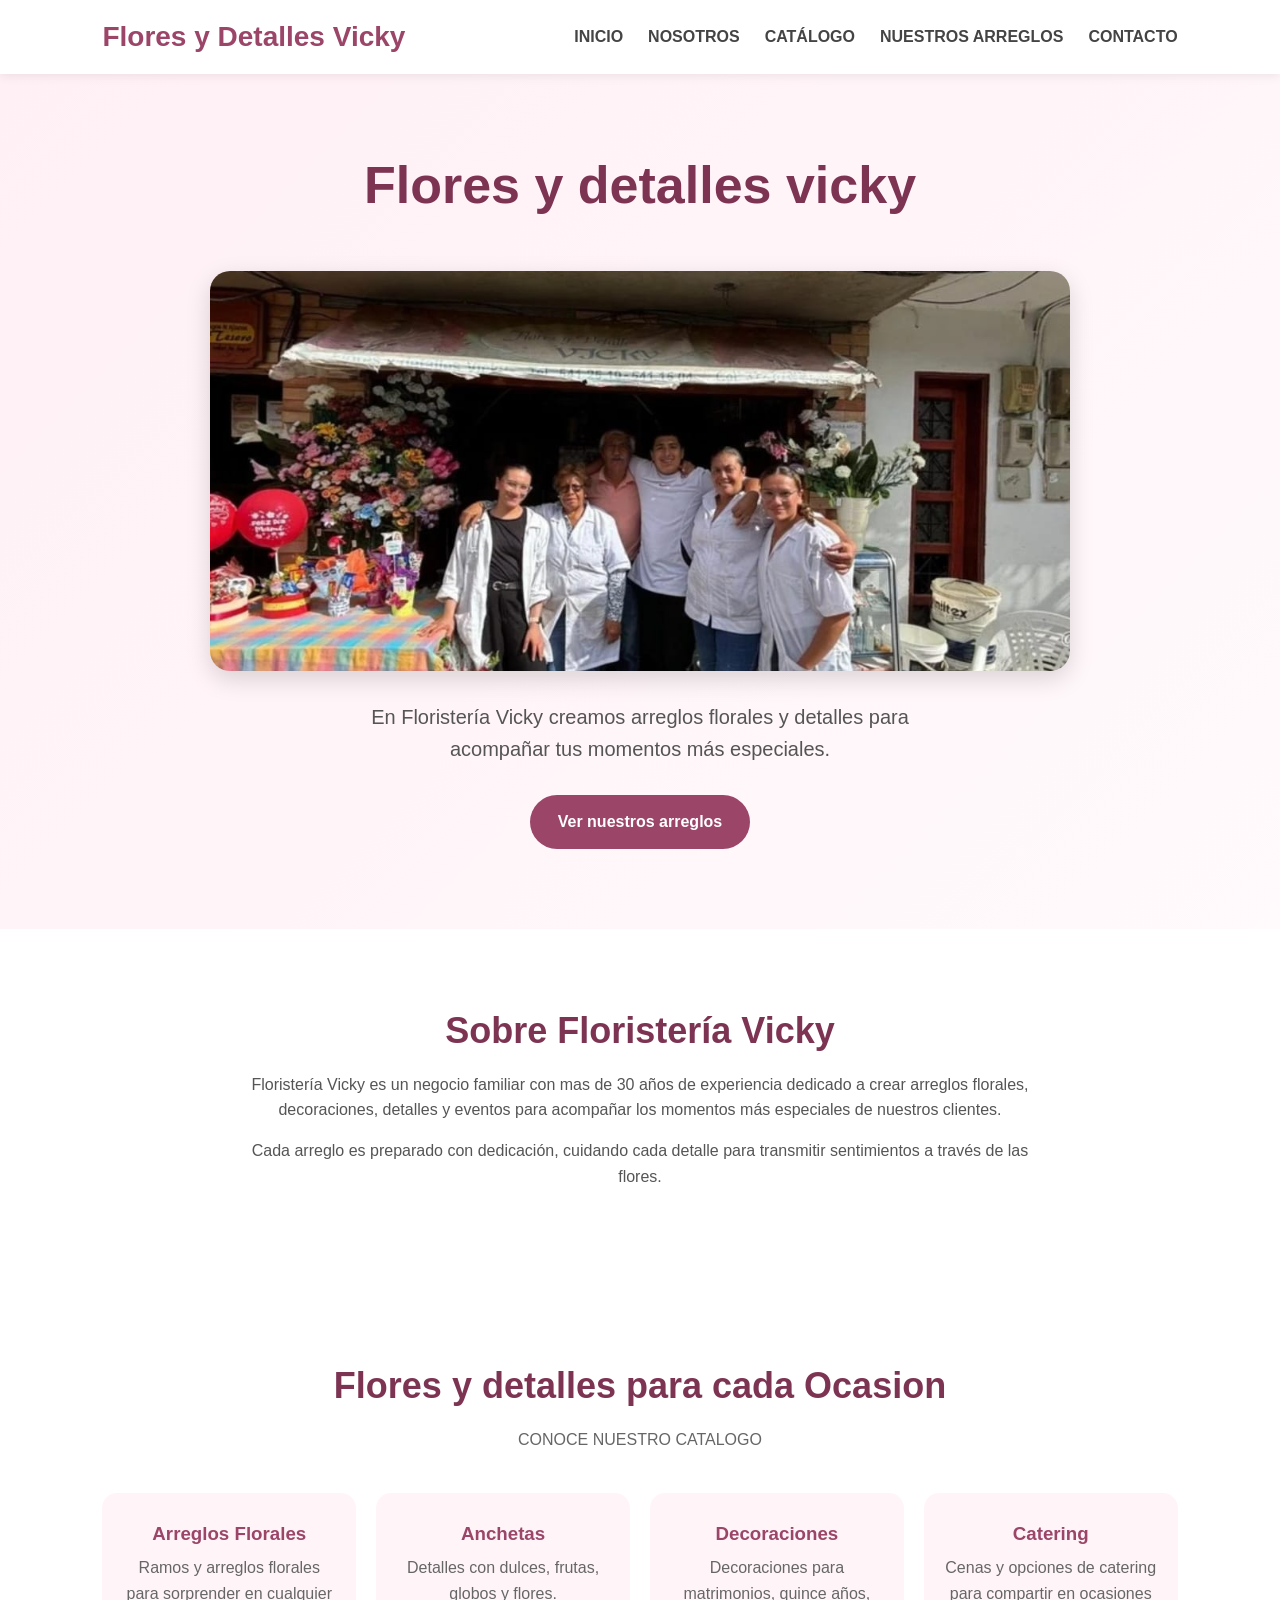
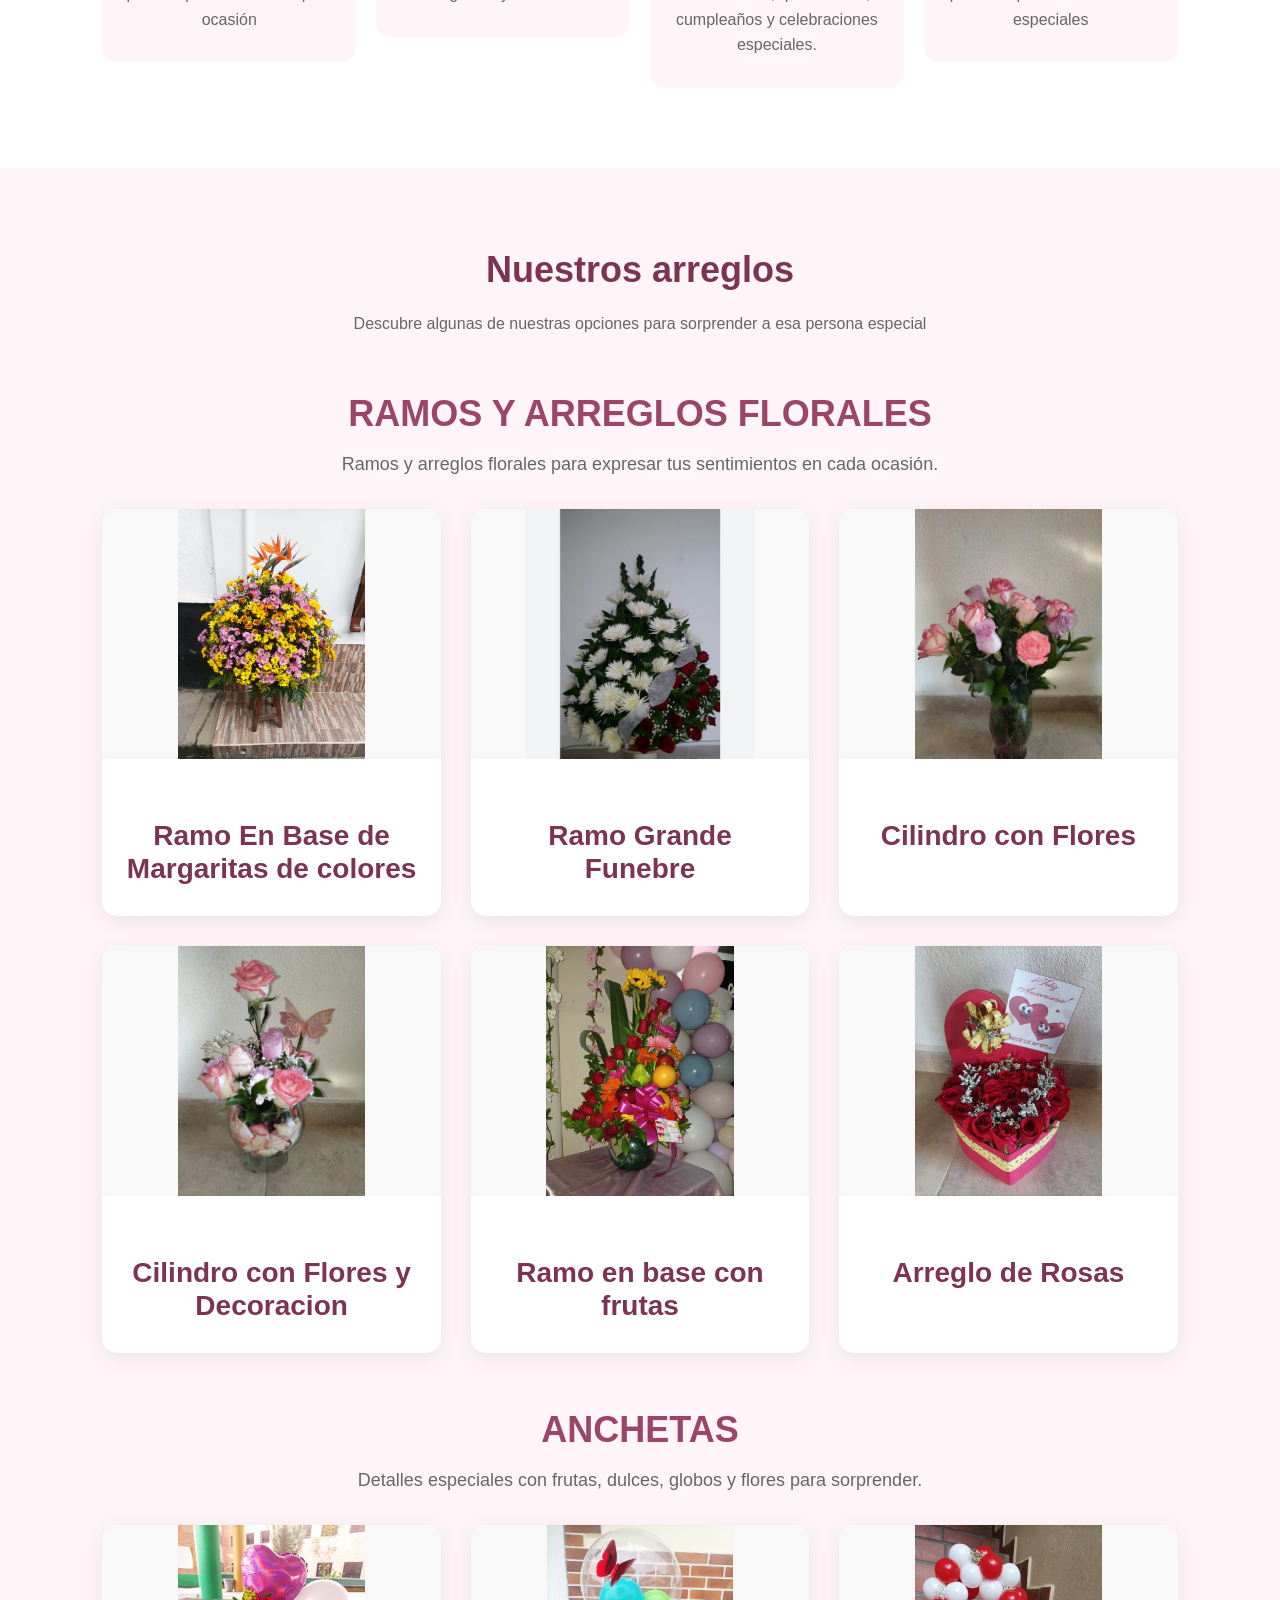
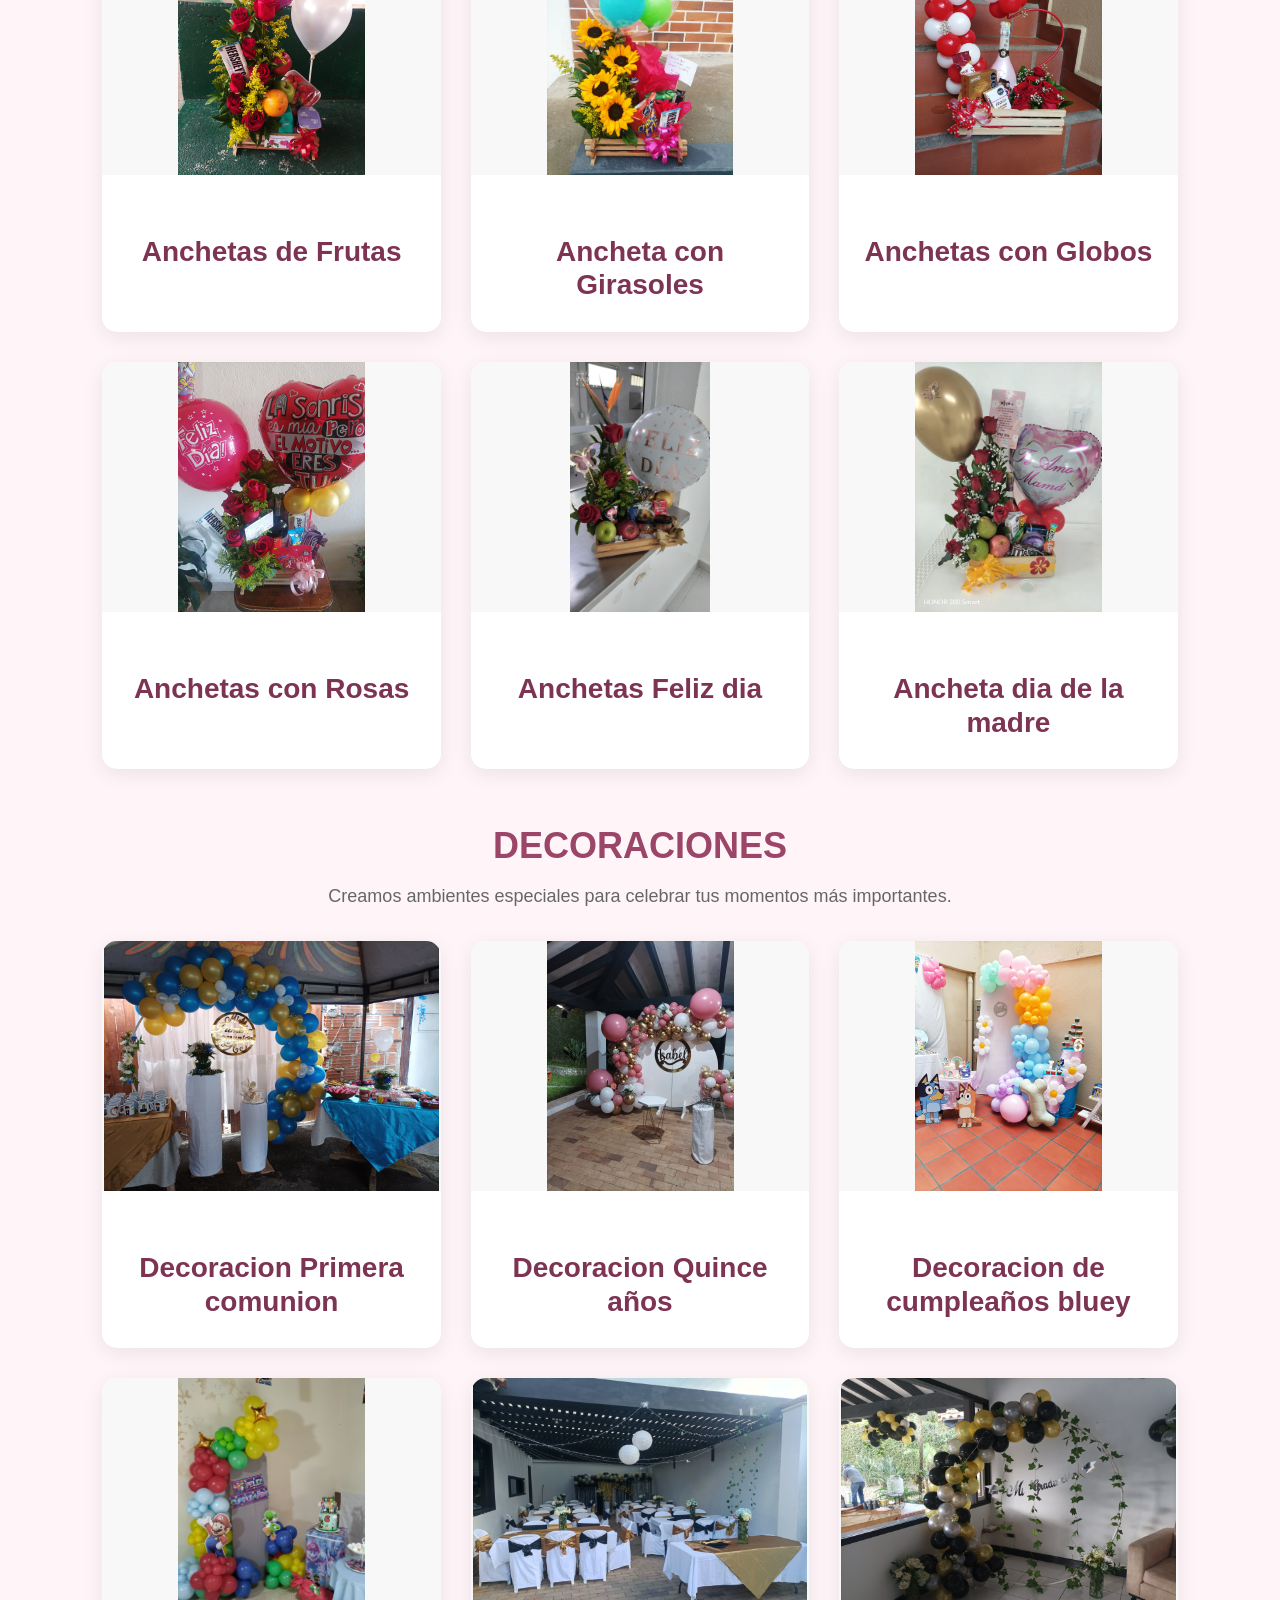
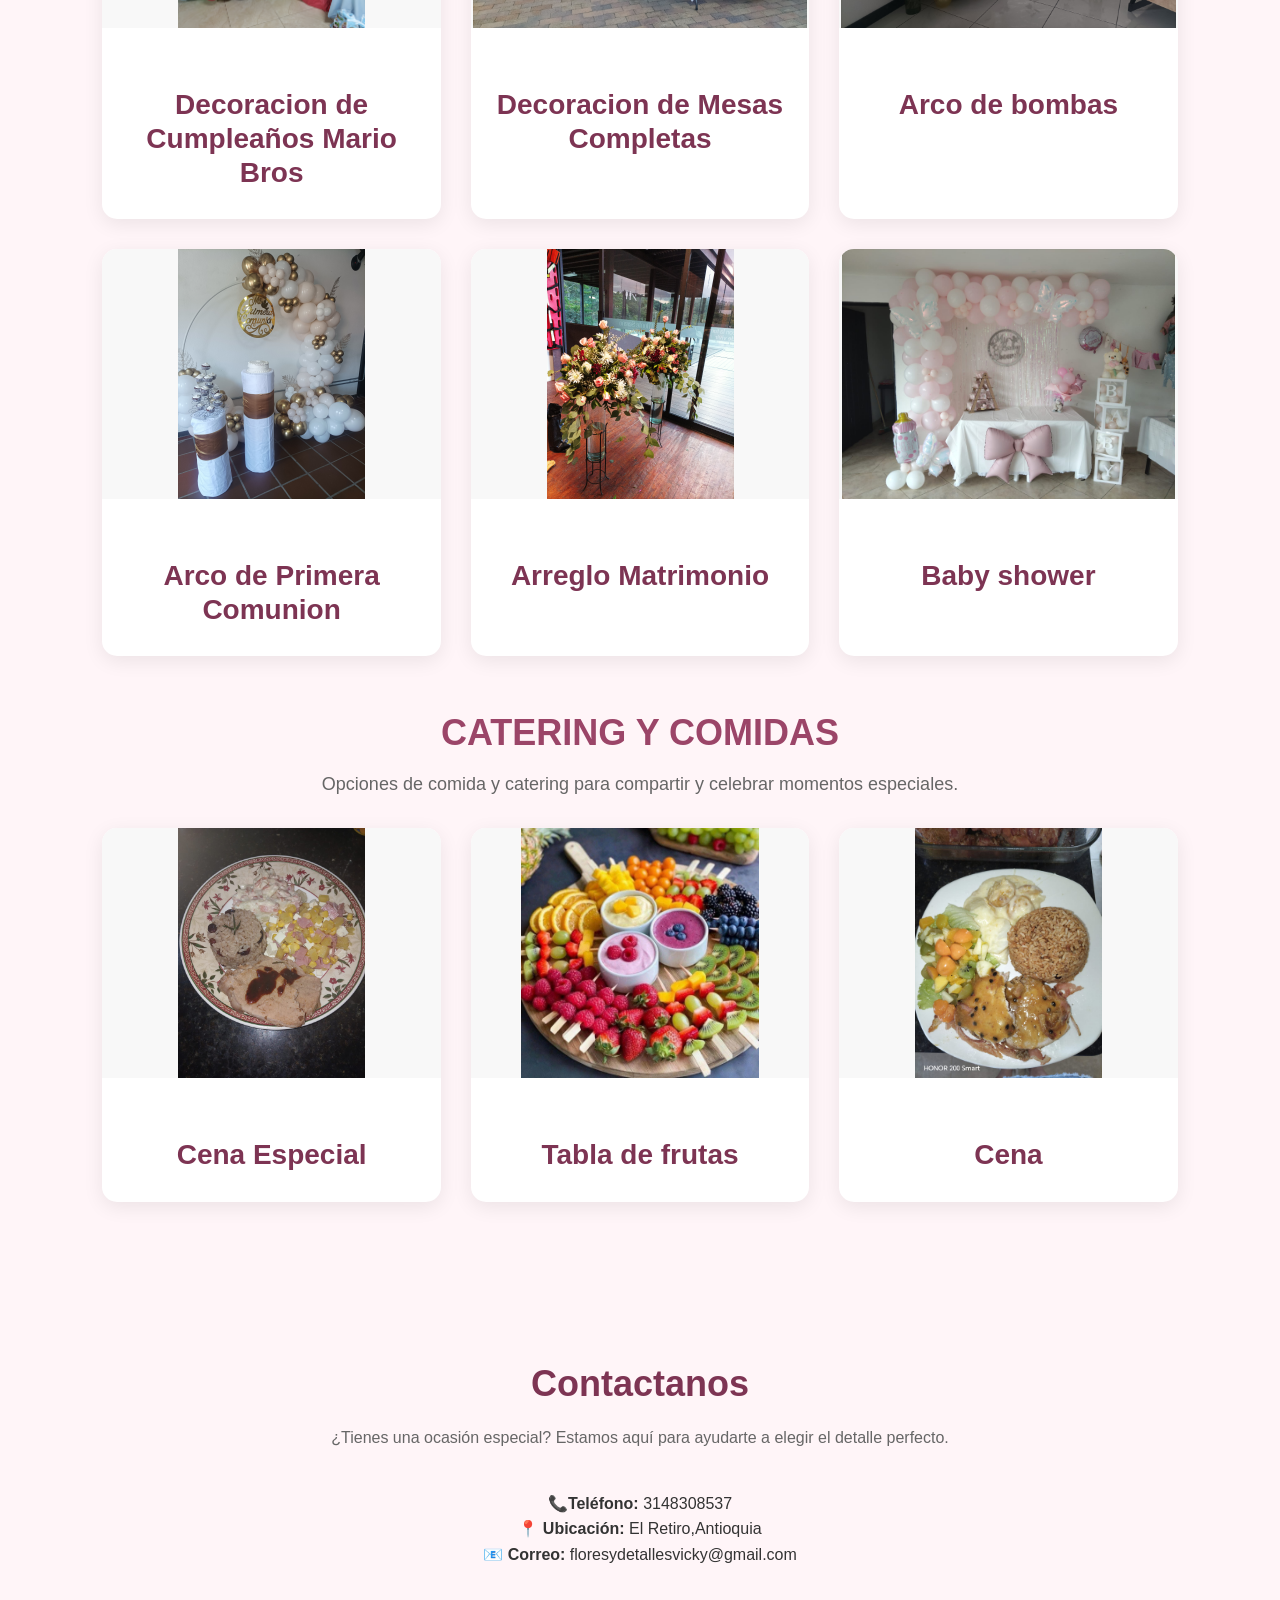
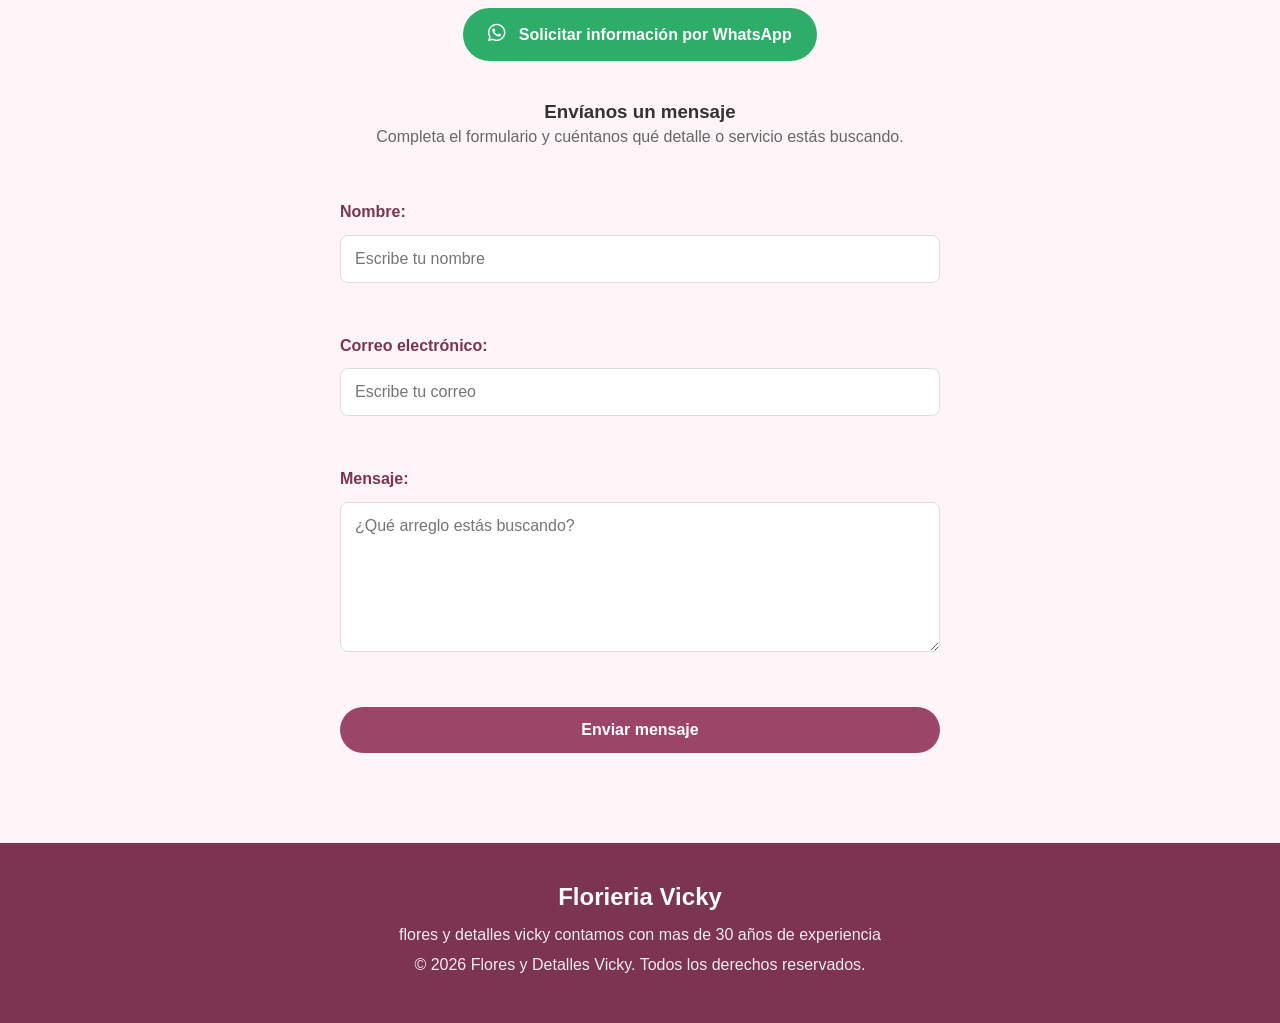
<file: index.html>
<!DOCTYPE html>
<html lang="es">
<head>
    <meta charset="UTF-8">
    <meta name="viewport" content="width=device-width, initial-scale=1.0">
    <title>Flores y Detalles Vicky</title>
    <link rel="stylesheet" href="style.css">
    <link rel="stylesheet" href="https://cdnjs.cloudflare.com/ajax/libs/font-awesome/6.5.2/css/all.min.css">
</head>
<body>
<header>
    <h1> Flores y Detalles Vicky</h1>
     <button id="boton-menu" aria-label="Abrir menú">
        ☰
    </button>
    <nav id="menu-navegacion"> 
        <a href="index.html#inicio">INICIO</a>
        <a href="index.html#nosotros">NOSOTROS</a>
        <a href="index.html#catalogo">CATÁLOGO</a>
        <a href="index.html#arreglos">NUESTROS ARREGLOS</a>
        <a href="index.html#contacto">CONTACTO</a>
    </nav>
</header>
<main>
    <section id="inicio"> 
        <h2 id="titulo">Flores y detalles vicky</h2>
            <img id="foto-familiar" src="imagenes/foto_familiar.jpeg" alt="familia propietria de la floristeria">     
    
        <p>
          En Floristería Vicky creamos arreglos florales y detalles
            para acompañar tus momentos más especiales.  
        </p>
        <a href="#arreglos">Ver nuestros arreglos</a>
    </section>

    <section id="nosotros">

    <h2 id="sobre-floristeria">Sobre Floristería Vicky</h2>

    <p>
        Floristería Vicky es un negocio familiar con mas de 30 años de experiencia
        dedicado a crear arreglos florales, decoraciones, detalles y eventos
        para acompañar los momentos más especiales de nuestros clientes.
    </p>

    <p>
        Cada arreglo es preparado con dedicación, cuidando
        cada detalle para transmitir sentimientos a través
        de las flores.
    </p>

    </section>
    


   <section id="catalogo">
        <h2>Flores y detalles para cada Ocasion</h2>

        <p> CONOCE NUESTRO CATALOGO</p>
        <div class="catalogo-lista">
            <a href="#arreglos-florales">
            <article>
                <h3>Arreglos Florales</h3>
                <p> Ramos y arreglos florales para sorprender
                en cualquier ocasión </p>
            </article>
            </a>
            <a href="#anchetas">
            <article>
                <h3>Anchetas</h3>
                <p>
                Detalles con dulces, frutas, globos
                y flores.
            </p>
            </article>
            </a>

            <a href="#decoraciones">
            <article>
                <h3>Decoraciones</h3>
                <p>     
                Decoraciones para matrimonios, quince años,
                cumpleaños y celebraciones especiales.
                </p>
            </article>
            </a>
            <a href="#comidas">
            <article>
                <h3>Catering</h3>
                <p> Cenas y opciones de catering para
                compartir en ocasiones especiales</p>
            </article>
            </a>
        </div>
    </section>


    <section id="arreglos">
        <h2>Nuestros arreglos</h2>
        <p>
            Descubre algunas de nuestras opciones para sorprender
            a esa persona especial
        </p>
        <h3 id="arreglos-florales">RAMOS Y ARREGLOS FLORALES </h3>
        <p class="descripcion-categoria">
            Ramos y arreglos florales para expresar tus sentimientos en cada ocasión.
        </p>

        <div class="productos"> 
           
      
            <article class="producto" data-producto="ramo-margaritas">
                <img src="imagenes/ramo_grande.jpg" alt="ramo grande margaritas">
                <h3>Ramo En Base de Margaritas de colores</h3>
            </article>

            <article class="producto" data-producto="ramo-margaritas-rosas">
                <img  src="imagenes/ramo_grande_m.jpg" alt="Ramo funebre">
                <h3>Ramo Grande Funebre</h3>
            </article>
            <article class="producto" data-producto="florero-rosas">
                <img  src="imagenes/florero_rosas.jpg" alt="Cilindro con rosas de colores">
                <h3>Cilindro con Flores</h3>
            </article>
            <article class="producto" data-producto="florero-rosas-mariposas">
                <img  src="imagenes/florero_rosas_mariposas.jpg" alt="cilindro con flores y decoracion">
                <h3>Cilindro con Flores y Decoracion</h3>
            </article>
            <article class="producto" data-producto="ramo-jarron">
                <img src="imagenes/ramo_jarron.jpeg" alt="ramo en base con frutas">
                <h3>Ramo en base con frutas</h3>
            </article> 
            <article class="producto" data-producto="rosas-corazon">
                <img  src="imagenes/rosas_corazon.jpeg" alt="arreglo de rosas">
                <h3>Arreglo de Rosas</h3>
            </article>    
        </div>

        <h3 id="anchetas">ANCHETAS</h3>
        <p class="descripcion-categoria">
             Detalles especiales con frutas, dulces, globos y flores para sorprender.
        </p>
        <div class="productos"> 
            <article class="producto" data-producto="ancheta-frutas">
                <img  src="imagenes/anceta_frutas.jpg" alt="anchetas de frutas">
                <h3>Anchetas de Frutas</h3>
            </article>
           <article class="producto" data-producto="ancheta-girasoles">
                <img  src="imagenes/ancheta_girasoles.jpeg" alt="achetas con girasoles">
                <h3>Ancheta con Girasoles</h3>
            </article>
            <article class="producto" data-producto="ancheta-globos">
                <img  src="imagenes/ancheta_globos_.jpeg" alt="anchetas con globos">
                <h3>Anchetas con Globos</h3>
            </article>
            <article class="producto" data-producto="ancheta-rosas">
                <img  src="imagenes/ancheta_rosas_r.jpg" alt="anchetas con rosas">
                <h3>Anchetas con Rosas</h3>
            </article>        
            <article class="producto" data-producto="ancheta-feliz-dia">
                <img src="imagenes/ancheta_feliz_dia.jpeg" alt="anchetas feliz dia">
                <h3>Anchetas Feliz dia</h3>
            </article> 
            <article class="producto" data-producto="ancheta-dia-madre">
                <img src="imagenes/ancheta_mama.jpeg" alt="anchetas dia de la madre">
                <h3>Ancheta dia de la madre</h3>
            </article>   
        </div>

        <h3 id="decoraciones">DECORACIONES </h3>
            <p class="descripcion-categoria">
            Creamos ambientes especiales para celebrar tus momentos más importantes.
            </p>  
        <div class="productos"> 
            <article class="producto" data-producto="decoracion-primera-comunion">
                <img  src="imagenes/d_primera_comunion.jpg" alt="decoracion primera comunion">
                <h3>Decoracion Primera comunion</h3>
            </article>
            <article class="producto" data-producto="decoracion-quince-anos">
                <img  src="imagenes/decoracion_15.jpg" alt="decoracion quince años">
                <h3>Decoracion Quince años</h3>
            </article>
            <article class="producto" data-producto="decoracion-bluey">
                <img  src="imagenes/decoracion_bluey.jpg" alt="decoracion bluey">
                <h3>Decoracion  de cumpleaños bluey</h3>
            </article>
            <article class="producto" data-producto="decoracion-mario-bros">
                <img  src="imagenes/decoracion_mario.jpg" alt="decoracion mario">
                <h3>Decoracion de Cumpleaños Mario Bros</h3>
            </article>  
            <article class="producto" data-producto="decoracion-mesas">
                <img  src="imagenes/decoracion_mesas.jpg" alt="decoracion de mesas">
                <h3>Decoracion de Mesas Completas</h3>
            </article>     
             <article class="producto" data-producto="arco-bombas">
                <img  src="imagenes/arco_bombas.jpg" alt="arco de bombas">
                <h3>Arco de bombas</h3>
            </article>
            <article class="producto" data-producto="arco-primera-comunion">
                <img  src="imagenes/arco_primera_comunion.jpg" alt="arco de primera comunion">
                <h3>Arco de Primera Comunion</h3>
            </article>
             <article class="producto" data-producto="arreglo-matrimonio">
                <img  src="imagenes/arrglo_matri.jpg" alt="arreglo matrimonio">
                <h3>Arreglo Matrimonio</h3>
            </article>

            <article class="producto" data-producto="baby-shower">
                <img src="imagenes/baby_shower.jpeg" alt="baby shower">
                <h3>Baby shower</h3>
            </article>  
        </div>

        <h3 id="comidas"> CATERING Y COMIDAS </h3>
        <p class="descripcion-categoria">
            Opciones de comida y catering para compartir y celebrar momentos especiales.
        </p>

        <div class="productos">
             <article class="producto" data-producto="cena-especial">
                <img  src="imagenes/cena_especial.jpeg" alt="cena especial">
                <h3>Cena Especial</h3>
            </article>
            <article class="producto" data-producto="tabla-frutas">
                <img  src="imagenes/tabla_frutas.jpg" alt="tabla de frutas">
                <h3>Tabla de frutas</h3>
            </article>
            <article class="producto" data-producto="cena-pollo">
                <img class="imagen-producto" src="imagenes/cena_pollo.jpeg" alt="cena pollo">
                <h3>Cena</h3>
            </article>  
        </div>
    </section>


    <section id="contacto">
        <h2>Contactanos</h2>
        <p>
        ¿Tienes una ocasión especial?
        Estamos aquí para ayudarte a elegir
        el detalle perfecto. 
        </p>
        <div>
        <p>
            📞<strong>Teléfono:</strong> 3148308537
        </p> 
        <p>
            📍 <strong>Ubicación:</strong> El Retiro,Antioquia
        </p>
         <p>
            📧 <strong>Correo:</strong> floresydetallesvicky@gmail.com
        </p>
        </div>
       <a href="https://wa.me/573148308537?text=Hola,%20quisiera%20información%20sobre%20sus%20productos" id="boton-whatsapp">
            <i class="fa-brands fa-whatsapp"></i>
            Solicitar información por WhatsApp
            </a>
           
    <h3 id="envianos-mesaje">Envíanos un mensaje</h3>
    <p> Completa el formulario y cuéntanos qué detalle o servicio estás buscando.</p>

    <form id="formulario-contacto">

        <label for="nombre">Nombre:</label>

        <input
            type="text"
            id="nombre"
            name="nombre"
            placeholder="Escribe tu nombre"
             required>
            <p class="error" id="error-nombre"></p>


        <label for="correo">Correo electrónico:</label>

        <input
            type="email"
            id="correo"
            name="correo"
            placeholder="Escribe tu correo" required>
            <p class="error" id="error-correo"></p>

        <label for="mensaje">Mensaje:</label>

        <textarea 
        id="mensaje" 
        name="mensaje" 
        placeholder="¿Qué arreglo estás buscando?" 
        required></textarea>
        <p class="error" id="error-mensaje"></p>

        <button type="submit">
            Enviar mensaje
        </button>

        <p id="mensaje-exitoso"></p>

    </form>
  
    </section>
</main>

<footer>
    <h2>Florieria Vicky</h2>
    <p> flores y detalles vicky contamos 
        con mas de 30 años de experiencia
    </p>
    <p>
        © 2026 Flores y Detalles Vicky.
        Todos los derechos reservados.
    </p>
</footer>
<script src="script.js"></script>

</body>
</html>
</file>
<file: style.css>
*{
    margin: 0;
    padding: 0;
    box-sizing: border-box;
}
:root{
    --color-principal: #9b4568;
    --color-oscuro: #7d3453;
    --color-fondo: #fffafc;
    --color-fondo-suave: #fff5f8;
    --color-blanco: #ffffff;
    --color-texto: #333;
    --color-texto-suave: #666;
}

html{
    scroll-behavior: smooth;
}
body{
    font-family:Arial, sans-serif;
    background-color: var(--color-fondo);
    color: var(--color-texto);
    line-height: 1.6;
}
section{
    padding: 80px 8%;
}
h1,h2,h3 {
    line-height: 1.2;
}
a{
    text-decoration: none;
}
#titulo {  
    text-align: center;
    align-self: center;
}

#sobre-floristeria{
    text-align: center;
    margin: 0 auto 20px;
}

header{
    background-color: #ffffff;
    padding: 20px 8%;

    display: flex;
    justify-content: space-between;
    align-items: center;
    position: sticky;
    top: 0;
    z-index: 1000;
    box-shadow: 0 2px 10px rgba(0,0,0,0.08);
}
header h1{
    color: var(--color-principal);
    font-size: 28px;
}
nav{
    display: flex;
    gap: 25px;
}
nav a {
    color: #444;
    font-weight: bold;
    transition: color 0.3s ease;
}
nav a:hover{
    color: #9b4568;
}

#inicio{
    min-height: 85vh;
    display: flex;
    flex-direction: column;
    justify-content: center;

    background: linear-gradient(
        135deg,
        #fff0f5,
        #fffafc
    );
}
#inicio h2{
    max-width: 700px;
    font-size: 52px;
    color:var(--color-oscuro);
    margin-bottom: 25px;
}
#inicio p{
    max-width: 600px;
    font-size: 20px;
    color: #555;
    margin-bottom: 30px;
}
#inicio a {
    display: inline-block;
    background-color: #9b4568;
    color: white;
    padding: 14px 28px;
    border-radius: 30px;
    font-weight: bold;
    width: fit-content;
    align-self: center;
    transition: transform 0.3s ease, background-color 0.3s ease;   
    
}
#inicio a:hover{
    background-color: #7d3453;
    transform: translateY(-3px);

}
#foto-familiar {
    width: 80%;
    max-width: 1000px;
    height: 400px;
    object-fit: cover;
    object-position: center;
    display: block;
    margin: 30px auto;
    border-radius: 20px;
    box-shadow: 0 8px 25px rgba(0, 0, 0, 0.15);
}

section h2{
    text-align: center;
    font-size: 36px;
    color: #7d3453;
    margin-bottom: 20px;
}
section > p {
    max-width: 700px;
    margin: 0 auto 40px;
    text-align: center;
    color: #666;
}
#nosotros {
    background-color: var(--color-blanco);
}
#nosotros p{
    max-width: 800px;
    margin: 15px auto;
    text-align: center;
    color: #555;
}
#arreglos{
    background-color: var(--color-fondo-suave);
}
#arreglos h3{
     text-align: center;
    color: #7d3453;
    font-size: 28px;
    margin: 40px 0 25px;
}
#arreglos > h3{
    text-align: center;
    color: var(--color-principal);
    font-size: 36px;
    margin: 55px auto 30px;
    max-width: 1100px;
    padding-left: 0;
}
.descripcion-categoria{
    max-width: 1100px;
    margin: -15px auto 30px;
    color: var(--color-texto-suave);
    font-size: 18px;
    text-align: center;
}
.productos{
    display: grid;
    grid-template-columns: repeat(3,1fr);
    gap: 30px;
    max-width: 1100px;
    margin: 0 auto;
}
.productos article{
    background-color: white;
    border-radius: 15px;
    overflow: hidden;
    box-shadow: 0 5px 20px rgba(0,0,0,0.08);
    transition: transform 0.3s ease, box-shadow 0.3s ease;
}
.productos article:hover{ transform: translateY(-8px);
    box-shadow: 0 10px 30px rgba(0,0,0,0.12);
}
.productos img {
    width: 100%;
    height: 250px;
    object-fit: contain;
    display: block;
    transition: transform 0.4s ease; 
    cursor: pointer;
    background-color: #f8f8f8;
}
.productos article:hover img {
    transform: scale(1.08);
}
.productos article a {
    display: block;
}

.productos h3{
    color: #9b4568;
    font-size: 23px;
    padding: 20px 20px 5px;
}
.productos p{
    text-align: center;
    font-size: 36px;
    color: #7d3453;
    margin-bottom: 20px;
}
.productos article p {
    color: #666;
    padding: 0 20px 25px;
}
#catalogo{
    background-color: var(--color-blanco);
}
h5{ text-align: center;}
.catalogo-lista{
    display: grid;
    grid-template-columns: repeat(4,1fr);
    gap: 20px;
    max-width: 1100px;
    margin: 40px auto 0;
}
.catalogo-lista article{
    padding: 30px 20px;
    text-align: center;
    background-color: #fff5f8;
    border-radius: 15px;
    transition:  transform 0.3s ease;
}
.catalogo-lista article:hover{
    transform: translateY(-5px);
}
.catalogo-lista h3{
    color: #9b4568;
    margin-bottom: 10px;
}
.catalogo-lista p{
    color: #666;
}
#contacto {
    background-color: var(--color-fondo-suave);
}
#contacto > div {
    text-align: center;
    margin-bottom: 40px;
}
#contacto form {
    max-width: 600px;
    margin: 0 auto;
    display: flex;
    flex-direction: column;
    gap: 10px;
}
#contacto label{
    font-weight: bold;
    color: #7d3453;
    margin-top: 10px;
}
#contacto input, #contacto textarea{
    width: 100%;
    padding: 14px;
    border: 1px solid #ddd;
    border-radius: 8px;
    font-family: inherit;
    font-size: 16px;
    outline: none;
}
#contacto textarea {
    min-height: 150px;
    resize: vertical;
}
#contacto input:focus, 
#contacto textarea:focus{
    border-color: #9b4568;
}
#contacto button{
    margin-top: 15px;
    padding: 14px;
    border: none;
    border-radius: 30px;
    background-color: #9b4568;
    color: white;
    font-size: 16px;
    font-weight: bold;
    cursor: pointer;
    transition: background-color 0.3s ease,
                transform 0.3s ease;
}
#contacto button:hover {
    background-color: #7d3453;
    transform: translateY(-2px);
}
footer {
    background-color: var(--color-oscuro);
    color: white;
    text-align: center;
    padding: 40px 20px;
}

footer h2 {
    margin-bottom: 10px;
}

footer p {
    margin: 5px 0;
    opacity: 0.9;
}

@media (max-width: 768px) {
   header {
        flex-direction: column;
        gap: 15px;
    }
    nav {
        flex-wrap: wrap;
        justify-content: center;
        gap: 15px;
    }
    #inicio h2 {
        font-size: 38px;
    }
    #inicio p {
        font-size: 18px;
    }
    .productos {
        grid-template-columns: 1fr;
    }
    .catalogo-lista {
    grid-template-columns: 1fr;
        }
    section {
        padding: 60px 6%;
    }
    #boton-menu{
    display: block;
    background: none;
    border: none;
    font-size: 28px;
    color: var(--color-principal);
    cursor: pointer;
}
}

#boton-whatsapp {
    display: block;
    width: fit-content;
    margin: 0 auto 40px;
    padding: 14px 25px;
    background-color: #2EAD68;
    color: white;
    border-radius: 30px;
    font-weight: bold;
    transition: transform 0.3s ease, background-color 0.3s ease;
}
#boton-whatsapp i {
    font-size: 20px;
    margin-right: 8px;
}
#boton-whatsapp:hover {
    background-color: #248A54;

    transform: translateY(-3px);
}
#envianos-mesaje{
    text-align: center;
}

.error{
   color: #c0392b;
    font-size: 14px;
    min-height: 20px;
    text-align: left;
}


#detalle-producto{
    background-color: var(--color-blanco);
    padding: 60px 6%;
}

.detalle-contenedor{
    max-width: 1100px;
    margin: 0 auto;
    display: flex;
    align-items: center;
    gap: 60px;
}

.detalle-imagen{
    flex: 1;
    background-color: #f8f8f8;
    border-radius: 20px;
    overflow: hidden;
    display: flex;
    align-items: center;
    justify-content: center;
}

.detalle-imagen img{
    width: 100%;
    height: 400px;
    object-fit: contain;
    display: block;
}

.detalle-informacion{
    flex: 1;
    padding: 20px;
}

#detalle-categoria{
    color: var(--color-principal);
    font-weight: bold;
    font-size: 18px;
    margin-bottom: 10px;
}

#detalle-titulo{
    color: var(--color-oscuro);
    font-size: 38px;
    line-height: 1.2;
    margin-bottom: 20px;
}

#detalle-descripcion{
    color: var(--color-texto-suave);
    font-size: 18px;
    line-height: 1.6;
    margin-bottom: 25px;
}

.detalle-informacion h3{
    color: var(--color-oscuro);
    margin-bottom: 10px;
}

#detalle-caracteristicas{
    color: var(--color-texto-suave);
    padding-left: 20px;
    margin-bottom: 30px;
}

#detalle-caracteristicas li{
    margin-bottom: 8px;
}

#detalle-whatsapp{
    display: inline-block;
    background-color: #25D366;
    color: white;
    padding: 14px 24px;
    border-radius: 30px;
    font-weight: bold;
    text-decoration: none;
    margin-top: 10px;
    transition: transform 0.3s ease, background-color 0.3s ease;
}

#detalle-whatsapp:hover{
    background-color: #1ebe5d;
    transform: translateY(-3px);
}

#detalle-whatsapp i{
    margin-right: 8px;
}

#volver-catalogo{
    display: inline-block;
    color: var(--color-oscuro);
    text-decoration: none;
    font-weight: bold;
    margin-bottom: 30px;
    transition: transform 0.3s ease;
}

#volver-catalogo:hover{
    transform: translateX(-5px);
}

#boton-menu{
    display: none;
}

#boton-menu{
    display: none;
}

@media (max-width: 768px){

    #boton-menu{
        display: block;
        background: none;
        border: none;
        font-size: 28px;
        color: var(--color-principal);
        cursor: pointer;
        margin-left: auto;
    }

    header{
        display: flex;
        align-items: center;
        justify-content: space-between;
    }

    header nav{
        display: none;
    }
    header nav.menu-abierto{
    display: flex;
}
}

@media (max-width: 768px){

    header nav.menu-abierto{
        display: flex;
        flex-direction: column;
        position: absolute;
        top: 100%;
        left: 0;
        width: 100%;
        background-color: var(--color-blanco);
        padding: 20px;
        box-shadow: 0 5px 10px rgba(0,0,0,0.1);
        z-index: 1000;
    }

}
@media (max-width: 768px){

    .detalle-contenedor{
        flex-direction: column;
        gap: 30px;
    }

    .detalle-imagen{
        width: 100%;
    }

    .detalle-imagen img{
        height: 350px;
    }

    .detalle-informacion{
        width: 100%;
        padding: 10px;
    }

    #detalle-titulo{
        font-size: 32px;
        text-align: center;
    }

    #detalle-categoria{
        text-align: center;
    }

    #detalle-descripcion{
        font-size: 16px;
    }

    #detalle-whatsapp{
        display: block;
        text-align: center;
        width: fit-content;
        margin: 10px auto;
    }

}
</file>
